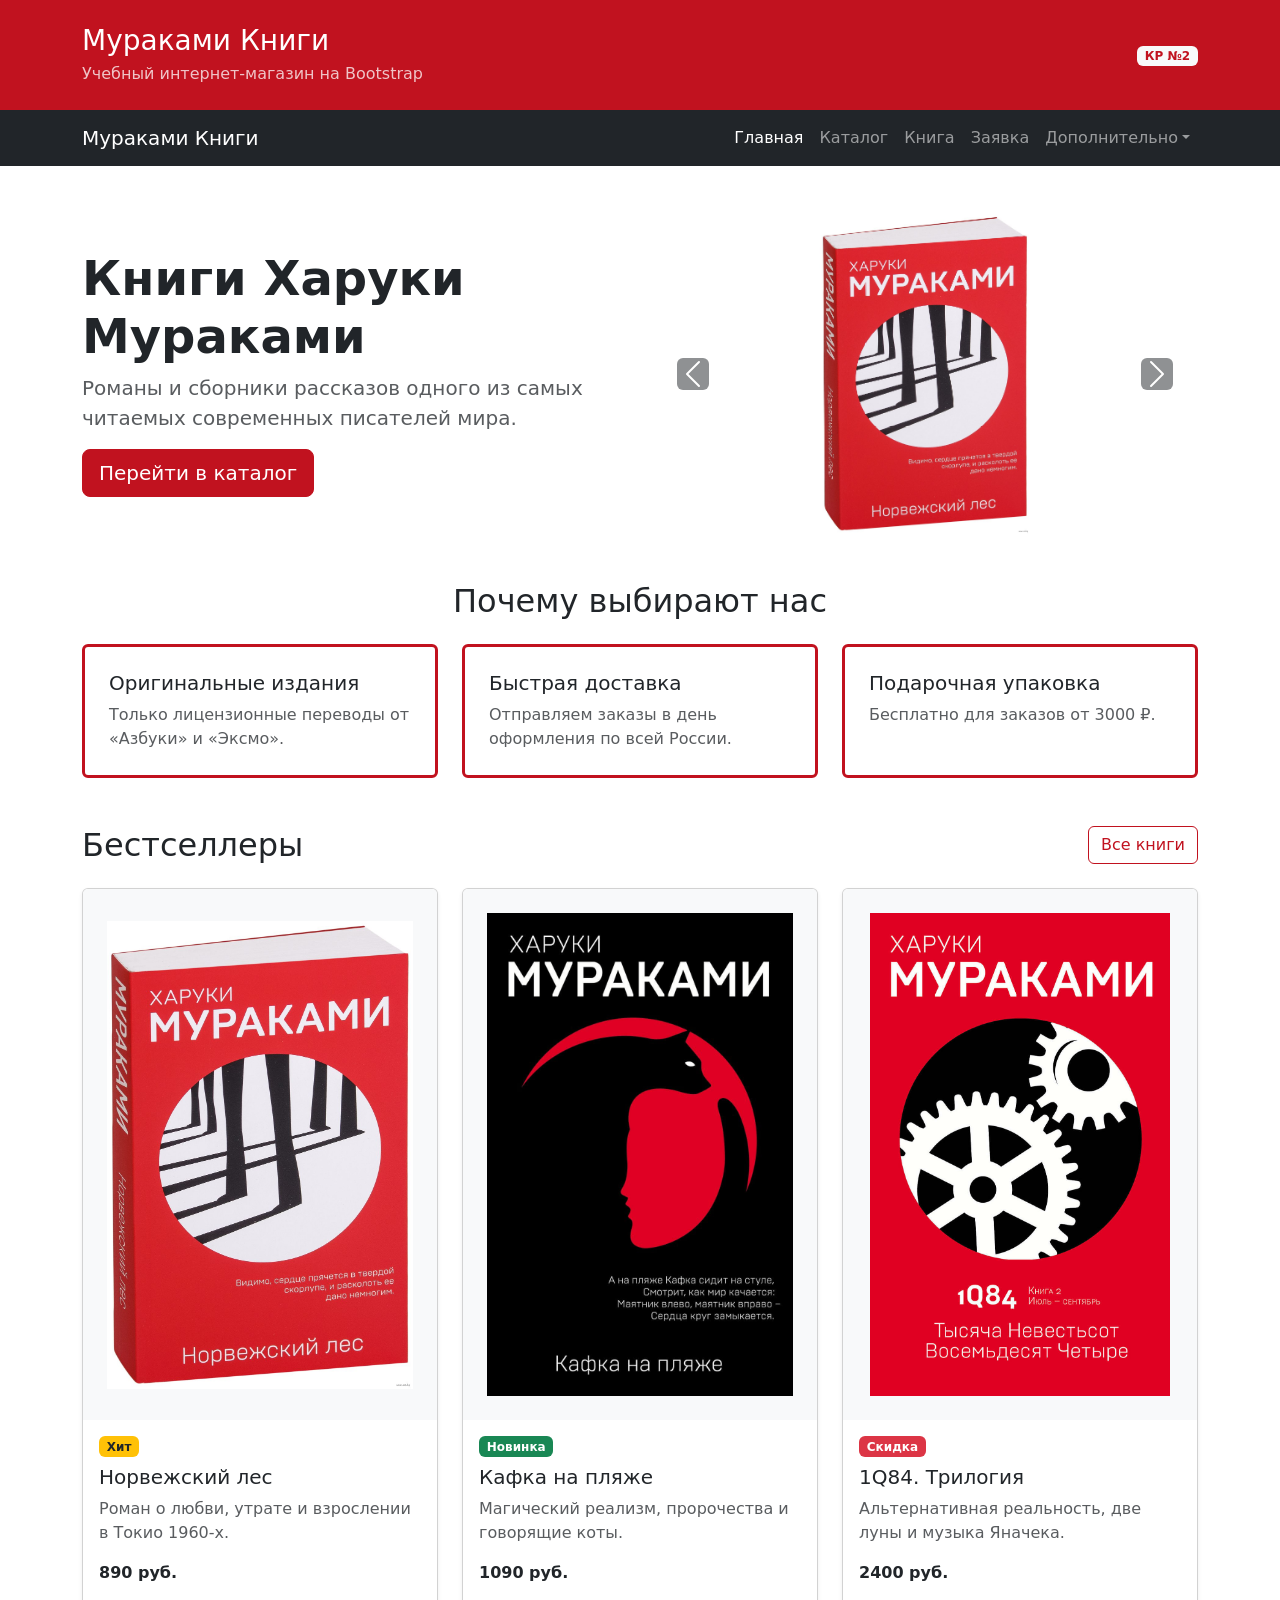
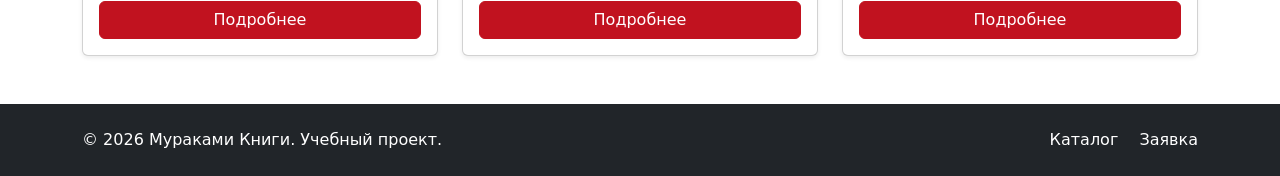
<file: index.html>
<!DOCTYPE html>
<html lang="ru">
<head>
  <meta charset="UTF-8">
  <meta name="viewport" content="width=device-width, initial-scale=1.0">
  <title>Главная — Мураками Книги</title>
  <link href="https://cdn.jsdelivr.net/npm/bootstrap@5.3.8/dist/css/bootstrap.min.css" rel="stylesheet">
  <link rel="stylesheet" href="css/custom.css">
</head>
<body>

  <header class="bg-primary text-white py-4">
    <div class="container">
      <div class="row align-items-center">
        <div class="col-12 col-md-8">
          <h1 class="h3 mb-1">Мураками Книги</h1>
          <p class="mb-0 opacity-75">Учебный интернет-магазин на Bootstrap</p>
        </div>
        <div class="col-12 col-md-4 text-md-end mt-3 mt-md-0">
          <span class="badge bg-light text-primary">КР №2</span>
        </div>
      </div>
    </div>
  </header>

  <nav class="navbar navbar-expand-lg navbar-dark bg-dark">
    <div class="container">
      <a class="navbar-brand" href="index.html">Мураками Книги</a>
      <button class="navbar-toggler" type="button" data-bs-toggle="collapse" data-bs-target="#mainNavbar"
        aria-controls="mainNavbar" aria-expanded="false" aria-label="Переключить навигацию">
        <span class="navbar-toggler-icon"></span>
      </button>
      <div class="collapse navbar-collapse" id="mainNavbar">
        <ul class="navbar-nav ms-auto">
          <li class="nav-item"><a class="nav-link active" aria-current="page" href="index.html">Главная</a></li>
          <li class="nav-item"><a class="nav-link" href="catalog.html">Каталог</a></li>
          <li class="nav-item"><a class="nav-link" href="product.html">Книга</a></li>
          <li class="nav-item"><a class="nav-link" href="order.html">Заявка</a></li>
          <li class="nav-item dropdown">
            <a class="nav-link dropdown-toggle" href="#" role="button" data-bs-toggle="dropdown" aria-expanded="false">Дополнительно</a>
            <ul class="dropdown-menu">
              <li><a class="dropdown-item" href="catalog.html">Все книги</a></li>
              <li><a class="dropdown-item" href="order.html">Оформить заявку</a></li>
              <li><a class="dropdown-item" href="index.html#popular">Популярное</a></li>
            </ul>
          </li>
        </ul>
      </div>
    </div>
  </nav>

  <main>
    <section class="container my-5">
      <div class="row align-items-center g-4">
        <div class="col-12 col-lg-6">
          <h2 class="display-5 fw-bold">Книги Харуки Мураками</h2>
          <p class="lead text-muted">
            Романы и сборники рассказов одного из самых читаемых современных писателей мира.
          </p>
          <a class="btn btn-primary btn-lg" href="catalog.html">Перейти в каталог</a>
        </div>

        <div class="col-12 col-lg-6">
          <div id="heroCarousel" class="carousel slide" data-bs-ride="carousel">
            <div class="carousel-inner">
              <div class="carousel-item active">
                <img src="images/norwegian-wood.jpg" class="d-block mx-auto hero-img" alt="Обложка книги «Норвежский лес»">
              </div>
              <div class="carousel-item">
                <img src="images/kafka.jpeg" class="d-block mx-auto hero-img" alt="Обложка книги «Кафка на пляже»">
              </div>
              <div class="carousel-item">
                <img src="images/1q84.jpg" class="d-block mx-auto hero-img" alt="Обложка книги «1Q84»">
              </div>
            </div>
            <button class="carousel-control-prev" type="button" data-bs-target="#heroCarousel" data-bs-slide="prev">
              <span class="carousel-control-prev-icon bg-dark rounded" aria-hidden="true"></span>
              <span class="visually-hidden">Назад</span>
            </button>
            <button class="carousel-control-next" type="button" data-bs-target="#heroCarousel" data-bs-slide="next">
              <span class="carousel-control-next-icon bg-dark rounded" aria-hidden="true"></span>
              <span class="visually-hidden">Вперёд</span>
            </button>
          </div>
        </div>
      </div>
    </section>

    <section class="container my-5">
      <h2 class="text-center mb-4">Почему выбирают нас</h2>
      <div class="row g-4">
        <div class="col-12 col-md-4">
          <div class="p-4 rounded h-100 why-card">
            <h3 class="h5">Оригинальные издания</h3>
            <p class="mb-0 text-muted">Только лицензионные переводы от «Азбуки» и «Эксмо».</p>
          </div>
        </div>

        <div class="col-12 col-md-4">
          <div class="p-4 rounded h-100 why-card">
            <h3 class="h5">Быстрая доставка</h3>
            <p class="mb-0 text-muted">Отправляем заказы в день оформления по всей России.</p>
          </div>
        </div>

        <div class="col-12 col-md-4">
          <div class="p-4 rounded h-100 why-card">
            <h3 class="h5">Подарочная упаковка</h3>
            <p class="mb-0 text-muted">Бесплатно для заказов от 3000 ₽.</p>
          </div>
        </div>
      </div>
    </section>

    <section class="container my-5" id="popular">
      <div class="d-flex justify-content-between align-items-center mb-4">
        <h2 class="mb-0">Бестселлеры</h2>
        <a class="btn btn-outline-primary" href="catalog.html">Все книги</a>
      </div>

      <div class="row g-4">
        <div class="col-12 col-md-6 col-lg-4">
          <div class="card h-100 shadow-sm">
            <img src="images/norwegian-wood.jpg" class="card-img-top" alt="Обложка книги «Норвежский лес»">
            <div class="card-body d-flex flex-column">
              <span class="badge bg-warning text-dark align-self-start mb-2">Хит</span>
              <h3 class="h5">Норвежский лес</h3>
              <p class="text-muted">Роман о любви, утрате и взрослении в Токио 1960-х.</p>
              <p class="fw-bold mt-auto">890 руб.</p>
              <a class="btn btn-primary" href="product.html">Подробнее</a>
            </div>
          </div>
        </div>

        <div class="col-12 col-md-6 col-lg-4">
          <div class="card h-100 shadow-sm">
            <img src="images/kafka.jpeg" class="card-img-top" alt="Обложка книги «Кафка на пляже»">
            <div class="card-body d-flex flex-column">
              <span class="badge bg-success align-self-start mb-2">Новинка</span>
              <h3 class="h5">Кафка на пляже</h3>
              <p class="text-muted">Магический реализм, пророчества и говорящие коты.</p>
              <p class="fw-bold mt-auto">1090 руб.</p>
              <a class="btn btn-primary" href="product.html">Подробнее</a>
            </div>
          </div>
        </div>

        <div class="col-12 col-md-6 col-lg-4">
          <div class="card h-100 shadow-sm">
            <img src="images/1q84.jpg" class="card-img-top" alt="Обложка книги «1Q84»">
            <div class="card-body d-flex flex-column">
              <span class="badge bg-danger align-self-start mb-2">Скидка</span>
              <h3 class="h5">1Q84. Трилогия</h3>
              <p class="text-muted">Альтернативная реальность, две луны и музыка Яначека.</p>
              <p class="fw-bold mt-auto">2400 руб.</p>
              <a class="btn btn-primary" href="product.html">Подробнее</a>
            </div>
          </div>
        </div>
      </div>
    </section>
  </main>

  <footer class="bg-dark text-white py-4 mt-5">
    <div class="container">
      <div class="row align-items-center g-3">
        <div class="col-12 col-md-6">
          <p class="mb-0">&copy; 2026 Мураками Книги. Учебный проект.</p>
        </div>
        <div class="col-12 col-md-6 text-md-end">
          <a class="text-white text-decoration-none me-3" href="catalog.html">Каталог</a>
          <a class="text-white text-decoration-none" href="order.html">Заявка</a>
        </div>
      </div>
    </div>
  </footer>

  <script src="https://cdn.jsdelivr.net/npm/bootstrap@5.3.8/dist/js/bootstrap.bundle.min.js"></script>
</body>
</html>
</file>
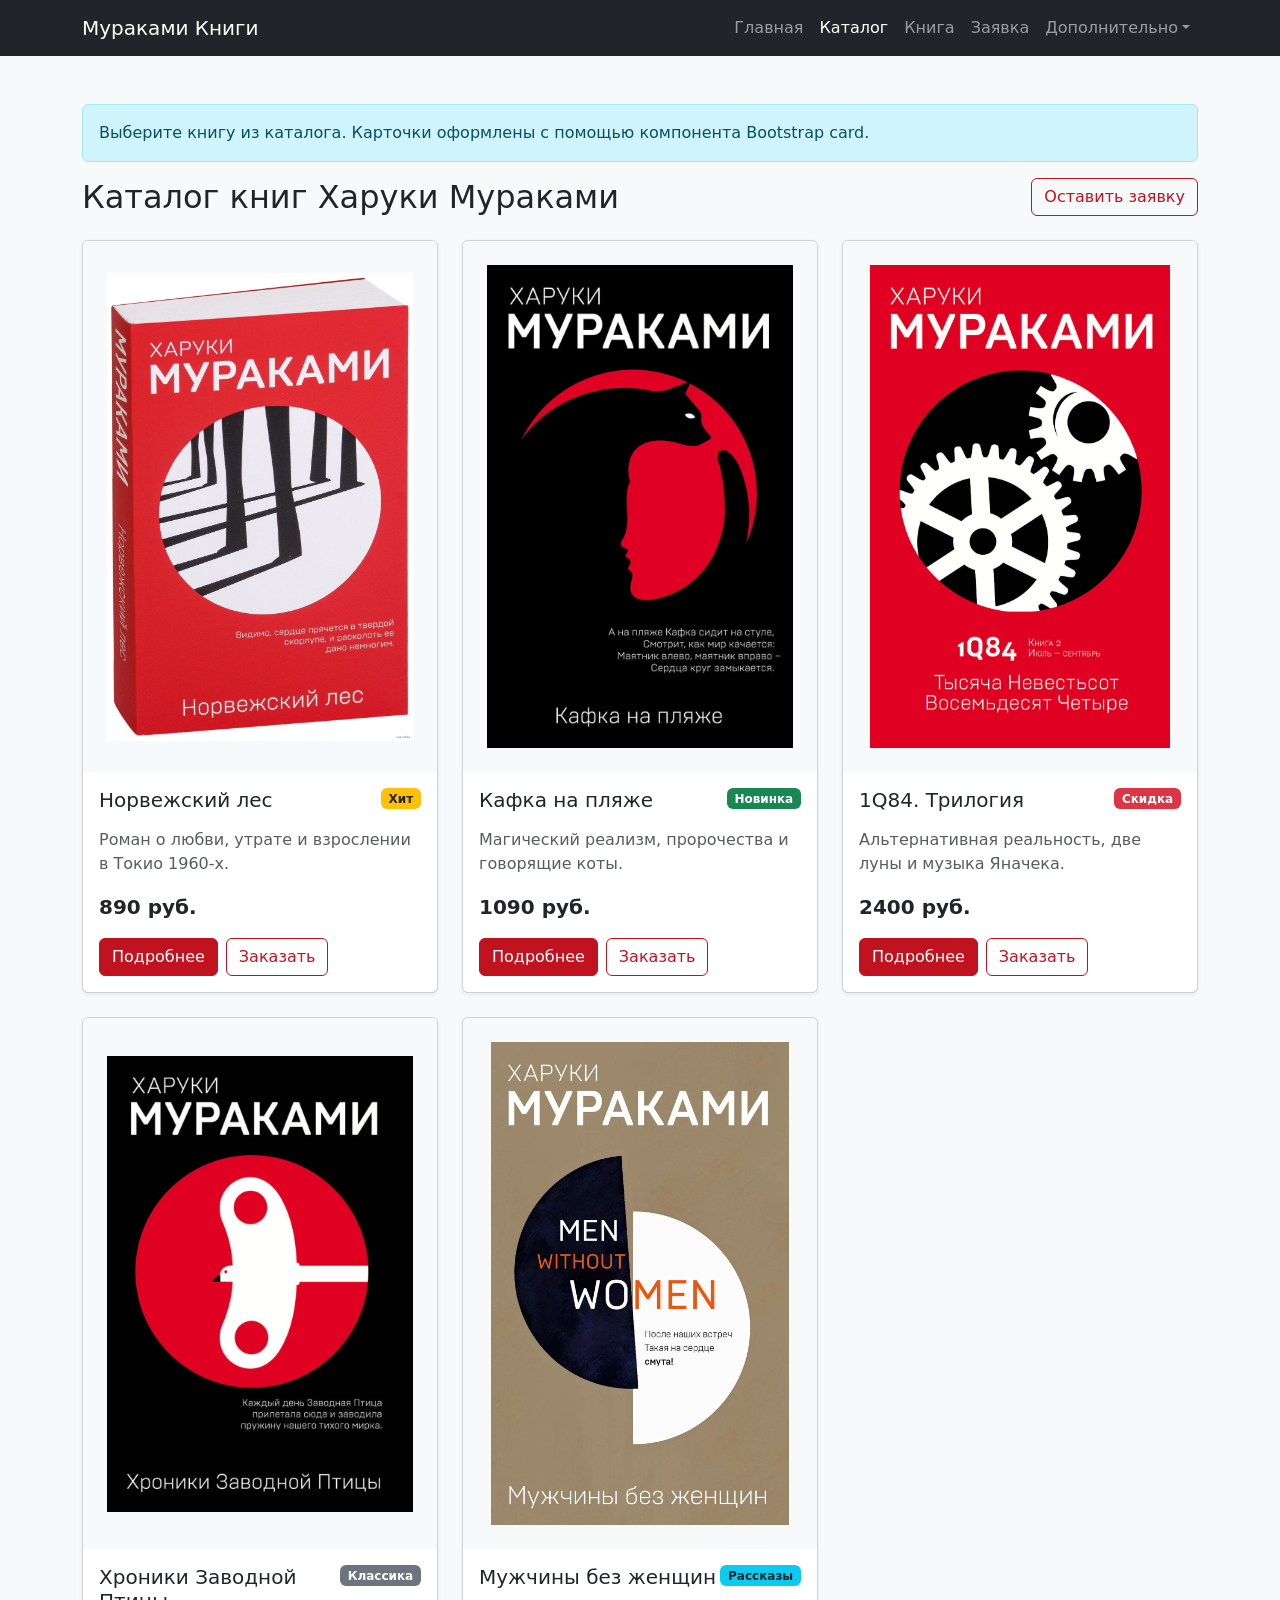
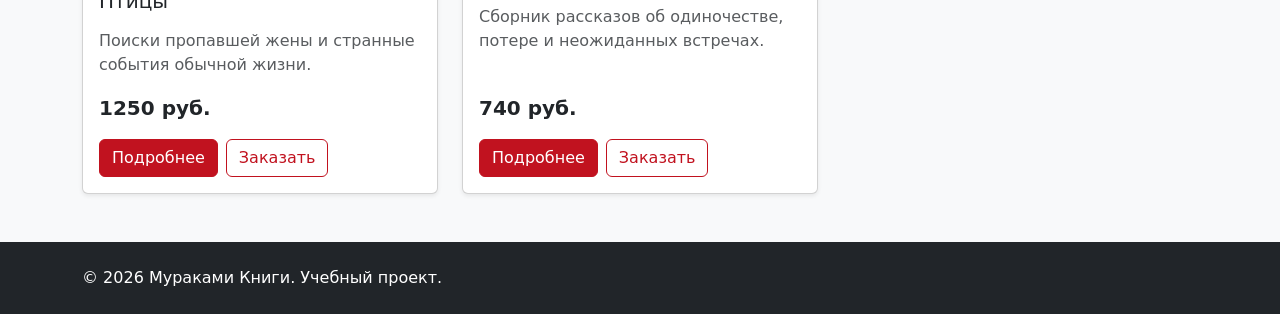
<file: catalog.html>
<!DOCTYPE html>
<html lang="ru">
<head>
  <meta charset="UTF-8">
  <meta name="viewport" content="width=device-width, initial-scale=1.0">
  <title>Каталог — Мураками Книги</title>
  <link href="https://cdn.jsdelivr.net/npm/bootstrap@5.3.8/dist/css/bootstrap.min.css" rel="stylesheet">
  <link rel="stylesheet" href="css/custom.css">
</head>
<body class="bg-light">

  <nav class="navbar navbar-expand-lg navbar-dark bg-dark">
    <div class="container">
      <a class="navbar-brand" href="index.html">Мураками Книги</a>
      <button class="navbar-toggler" type="button" data-bs-toggle="collapse" data-bs-target="#mainNavbar"
        aria-controls="mainNavbar" aria-expanded="false" aria-label="Переключить навигацию">
        <span class="navbar-toggler-icon"></span>
      </button>
      <div class="collapse navbar-collapse" id="mainNavbar">
        <ul class="navbar-nav ms-auto">
          <li class="nav-item"><a class="nav-link" href="index.html">Главная</a></li>
          <li class="nav-item"><a class="nav-link active" aria-current="page" href="catalog.html">Каталог</a></li>
          <li class="nav-item"><a class="nav-link" href="product.html">Книга</a></li>
          <li class="nav-item"><a class="nav-link" href="order.html">Заявка</a></li>
          <li class="nav-item dropdown">
            <a class="nav-link dropdown-toggle" href="#" role="button" data-bs-toggle="dropdown" aria-expanded="false">Дополнительно</a>
            <ul class="dropdown-menu">
              <li><a class="dropdown-item" href="catalog.html">Все книги</a></li>
              <li><a class="dropdown-item" href="order.html">Оформить заявку</a></li>
              <li><a class="dropdown-item" href="index.html#popular">Популярное</a></li>
            </ul>
          </li>
        </ul>
      </div>
    </div>
  </nav>

  <main class="container my-5">
    <div class="alert alert-info" role="alert">
      Выберите книгу из каталога. Карточки оформлены с помощью компонента Bootstrap card.
    </div>

    <div class="d-flex justify-content-between align-items-center mb-4">
      <h1 class="h2 mb-0">Каталог книг Харуки Мураками</h1>
      <a class="btn btn-outline-primary" href="order.html">Оставить заявку</a>
    </div>

    <div class="row g-4">

      <div class="col-12 col-md-6 col-lg-4">
        <div class="card h-100 shadow-sm">
          <img src="images/norwegian-wood.jpg" class="card-img-top" alt="Обложка книги «Норвежский лес»">
          <div class="card-body d-flex flex-column">
            <div class="d-flex justify-content-between align-items-start mb-2">
              <h2 class="card-title h5">Норвежский лес</h2>
              <span class="badge bg-warning text-dark">Хит</span>
            </div>
            <p class="card-text text-muted">Роман о любви, утрате и взрослении в Токио 1960-х.</p>
            <p class="fw-bold fs-5 mt-auto">890 руб.</p>
            <div class="d-flex gap-2">
              <a class="btn btn-primary" href="product.html">Подробнее</a>
              <button class="btn btn-outline-primary" type="button" data-bs-toggle="modal" data-bs-target="#orderModal">Заказать</button>
            </div>
          </div>
        </div>
      </div>

      <div class="col-12 col-md-6 col-lg-4">
        <div class="card h-100 shadow-sm">
          <img src="images/kafka.jpeg" class="card-img-top" alt="Обложка книги «Кафка на пляже»">
          <div class="card-body d-flex flex-column">
            <div class="d-flex justify-content-between align-items-start mb-2">
              <h2 class="card-title h5">Кафка на пляже</h2>
              <span class="badge bg-success">Новинка</span>
            </div>
            <p class="card-text text-muted">Магический реализм, пророчества и говорящие коты.</p>
            <p class="fw-bold fs-5 mt-auto">1090 руб.</p>
            <div class="d-flex gap-2">
              <a class="btn btn-primary" href="product.html">Подробнее</a>
              <button class="btn btn-outline-primary" type="button" data-bs-toggle="modal" data-bs-target="#orderModal">Заказать</button>
            </div>
          </div>
        </div>
      </div>

      <div class="col-12 col-md-6 col-lg-4">
        <div class="card h-100 shadow-sm">
          <img src="images/1q84.jpg" class="card-img-top" alt="Обложка книги «1Q84»">
          <div class="card-body d-flex flex-column">
            <div class="d-flex justify-content-between align-items-start mb-2">
              <h2 class="card-title h5">1Q84. Трилогия</h2>
              <span class="badge bg-danger">Скидка</span>
            </div>
            <p class="card-text text-muted">Альтернативная реальность, две луны и музыка Яначека.</p>
            <p class="fw-bold fs-5 mt-auto">2400 руб.</p>
            <div class="d-flex gap-2">
              <a class="btn btn-primary" href="product.html">Подробнее</a>
              <button class="btn btn-outline-primary" type="button" data-bs-toggle="modal" data-bs-target="#orderModal">Заказать</button>
            </div>
          </div>
        </div>
      </div>

      <div class="col-12 col-md-6 col-lg-4">
        <div class="card h-100 shadow-sm">
          <img src="images/windup.jpg" class="card-img-top" alt="Обложка книги «Хроники Заводной Птицы»">
          <div class="card-body d-flex flex-column">
            <div class="d-flex justify-content-between align-items-start mb-2">
              <h2 class="card-title h5">Хроники Заводной Птицы</h2>
              <span class="badge bg-secondary">Классика</span>
            </div>
            <p class="card-text text-muted">Поиски пропавшей жены и странные события обычной жизни.</p>
            <p class="fw-bold fs-5 mt-auto">1250 руб.</p>
            <div class="d-flex gap-2">
              <a class="btn btn-primary" href="product.html">Подробнее</a>
              <button class="btn btn-outline-primary" type="button" data-bs-toggle="modal" data-bs-target="#orderModal">Заказать</button>
            </div>
          </div>
        </div>
      </div>

      <div class="col-12 col-md-6 col-lg-4">
        <div class="card h-100 shadow-sm">
          <img src="images/men.jpg" class="card-img-top" alt="Обложка книги «Мужчины без женщин»">
          <div class="card-body d-flex flex-column">
            <div class="d-flex justify-content-between align-items-start mb-2">
              <h2 class="card-title h5">Мужчины без женщин</h2>
              <span class="badge bg-info text-dark">Рассказы</span>
            </div>
            <p class="card-text text-muted">Сборник рассказов об одиночестве, потере и неожиданных встречах.</p>
            <p class="fw-bold fs-5 mt-auto">740 руб.</p>
            <div class="d-flex gap-2">
              <a class="btn btn-primary" href="product.html">Подробнее</a>
              <button class="btn btn-outline-primary" type="button" data-bs-toggle="modal" data-bs-target="#orderModal">Заказать</button>
            </div>
          </div>
        </div>
      </div>

    </div>
  </main>

  <footer class="bg-dark text-white py-4 mt-5">
    <div class="container">
      <p class="mb-0">&copy; 2026 Мураками Книги. Учебный проект.</p>
    </div>
  </footer>

  <div class="modal fade" id="orderModal" tabindex="-1" aria-labelledby="orderModalLabel" aria-hidden="true">
    <div class="modal-dialog">
      <div class="modal-content">
        <div class="modal-header">
          <h2 class="modal-title h5" id="orderModalLabel">Быстрая заявка</h2>
          <button type="button" class="btn-close" data-bs-dismiss="modal" aria-label="Закрыть"></button>
        </div>
        <div class="modal-body">
          <p class="text-muted">Оставьте контактные данные, и менеджер свяжется с вами.</p>
          <form>
            <div class="mb-3">
              <label for="modal-name" class="form-label">Имя</label>
              <input id="modal-name" name="name" type="text" class="form-control" required>
            </div>
            <div class="mb-3">
              <label for="modal-phone" class="form-label">Телефон</label>
              <input id="modal-phone" name="phone" type="tel" class="form-control" required>
            </div>
            <div class="form-check mb-3">
              <input id="modal-agree" name="agree" class="form-check-input" type="checkbox" required>
              <label class="form-check-label" for="modal-agree">Согласен на обработку данных</label>
            </div>
          </form>
        </div>
        <div class="modal-footer">
          <button type="button" class="btn btn-secondary" data-bs-dismiss="modal">Закрыть</button>
          <button type="button" class="btn btn-primary">Отправить</button>
        </div>
      </div>
    </div>
  </div>

  <script src="https://cdn.jsdelivr.net/npm/bootstrap@5.3.8/dist/js/bootstrap.bundle.min.js"></script>
</body>
</html>
</file>
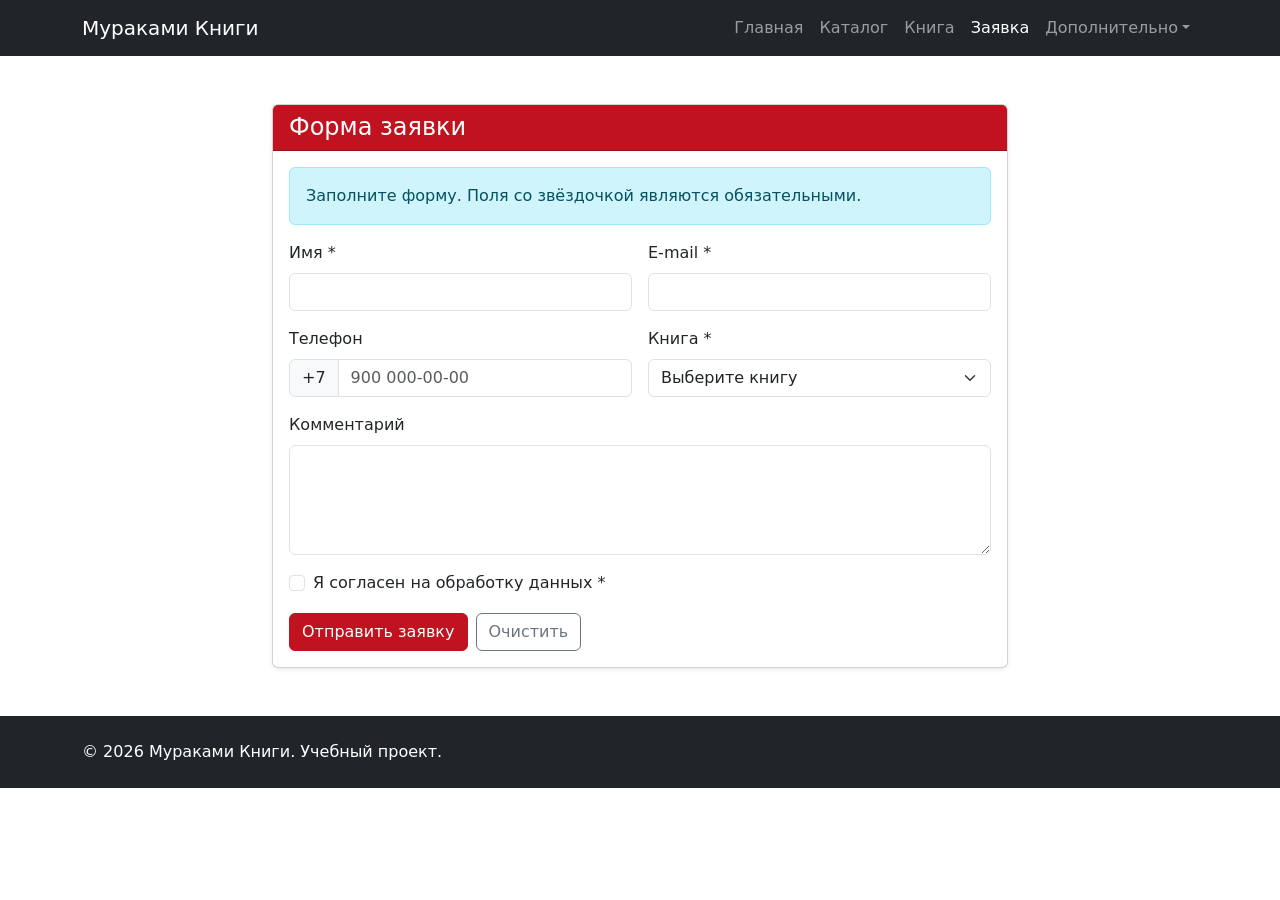
<file: order.html>
<!DOCTYPE html>
<html lang="ru">
<head>
  <meta charset="UTF-8">
  <meta name="viewport" content="width=device-width, initial-scale=1.0">
  <title>Заявка — Мураками Книги</title>
  <link href="https://cdn.jsdelivr.net/npm/bootstrap@5.3.8/dist/css/bootstrap.min.css" rel="stylesheet">
  <link rel="stylesheet" href="css/custom.css">
</head>
<body>

  <nav class="navbar navbar-expand-lg navbar-dark bg-dark">
    <div class="container">
      <a class="navbar-brand" href="index.html">Мураками Книги</a>
      <button class="navbar-toggler" type="button" data-bs-toggle="collapse" data-bs-target="#mainNavbar"
        aria-controls="mainNavbar" aria-expanded="false" aria-label="Переключить навигацию">
        <span class="navbar-toggler-icon"></span>
      </button>
      <div class="collapse navbar-collapse" id="mainNavbar">
        <ul class="navbar-nav ms-auto">
          <li class="nav-item"><a class="nav-link" href="index.html">Главная</a></li>
          <li class="nav-item"><a class="nav-link" href="catalog.html">Каталог</a></li>
          <li class="nav-item"><a class="nav-link" href="product.html">Книга</a></li>
          <li class="nav-item"><a class="nav-link active" aria-current="page" href="order.html">Заявка</a></li>
          <li class="nav-item dropdown">
            <a class="nav-link dropdown-toggle" href="#" role="button" data-bs-toggle="dropdown" aria-expanded="false">Дополнительно</a>
            <ul class="dropdown-menu">
              <li><a class="dropdown-item" href="catalog.html">Все книги</a></li>
              <li><a class="dropdown-item" href="order.html">Оформить заявку</a></li>
              <li><a class="dropdown-item" href="index.html#popular">Популярное</a></li>
            </ul>
          </li>
        </ul>
      </div>
    </div>
  </nav>

  <main class="container my-5">
    <div class="row justify-content-center">
      <div class="col-12 col-lg-8">
        <div class="card shadow-sm">
          <div class="card-header bg-primary text-white">
            <h1 class="h4 mb-0">Форма заявки</h1>
          </div>

          <div class="card-body">
            <div class="alert alert-info" role="alert">
              Заполните форму. Поля со звёздочкой являются обязательными.
            </div>

            <form>
              <div class="row g-3">
                <div class="col-12 col-md-6">
                  <label for="order-name" class="form-label">Имя *</label>
                  <input id="order-name" name="name" type="text" class="form-control" required>
                </div>

                <div class="col-12 col-md-6">
                  <label for="order-email" class="form-label">E-mail *</label>
                  <input id="order-email" name="email" type="email" class="form-control" required>
                </div>

                <div class="col-12 col-md-6">
                  <label for="order-phone" class="form-label">Телефон</label>
                  <div class="input-group">
                    <span class="input-group-text">+7</span>
                    <input id="order-phone" name="phone" type="tel" class="form-control" placeholder="900 000-00-00">
                  </div>
                </div>

                <div class="col-12 col-md-6">
                  <label for="order-product" class="form-label">Книга *</label>
                  <select id="order-product" name="product" class="form-select" required>
                    <option value="" selected disabled>Выберите книгу</option>
                    <option value="norwegian-wood">Норвежский лес</option>
                    <option value="kafka">Кафка на пляже</option>
                    <option value="1q84">1Q84. Трилогия</option>
                    <option value="windup">Хроники Заводной Птицы</option>
                    <option value="men">Мужчины без женщин</option>
                  </select>
                </div>

                <div class="col-12">
                  <label for="order-comment" class="form-label">Комментарий</label>
                  <textarea id="order-comment" name="comment" class="form-control" rows="4"></textarea>
                </div>

                <div class="col-12">
                  <div class="form-check">
                    <input id="order-agree" name="agree" class="form-check-input" type="checkbox" required>
                    <label class="form-check-label" for="order-agree">Я согласен на обработку данных *</label>
                  </div>
                </div>

                <div class="col-12 d-flex gap-2">
                  <button class="btn btn-primary" type="submit">Отправить заявку</button>
                  <button class="btn btn-outline-secondary" type="reset">Очистить</button>
                </div>
              </div>
            </form>
          </div>
        </div>
      </div>
    </div>
  </main>

  <footer class="bg-dark text-white py-4 mt-5">
    <div class="container">
      <p class="mb-0">&copy; 2026 Мураками Книги. Учебный проект.</p>
    </div>
  </footer>

  <script src="https://cdn.jsdelivr.net/npm/bootstrap@5.3.8/dist/js/bootstrap.bundle.min.js"></script>
</body>
</html>
</file>
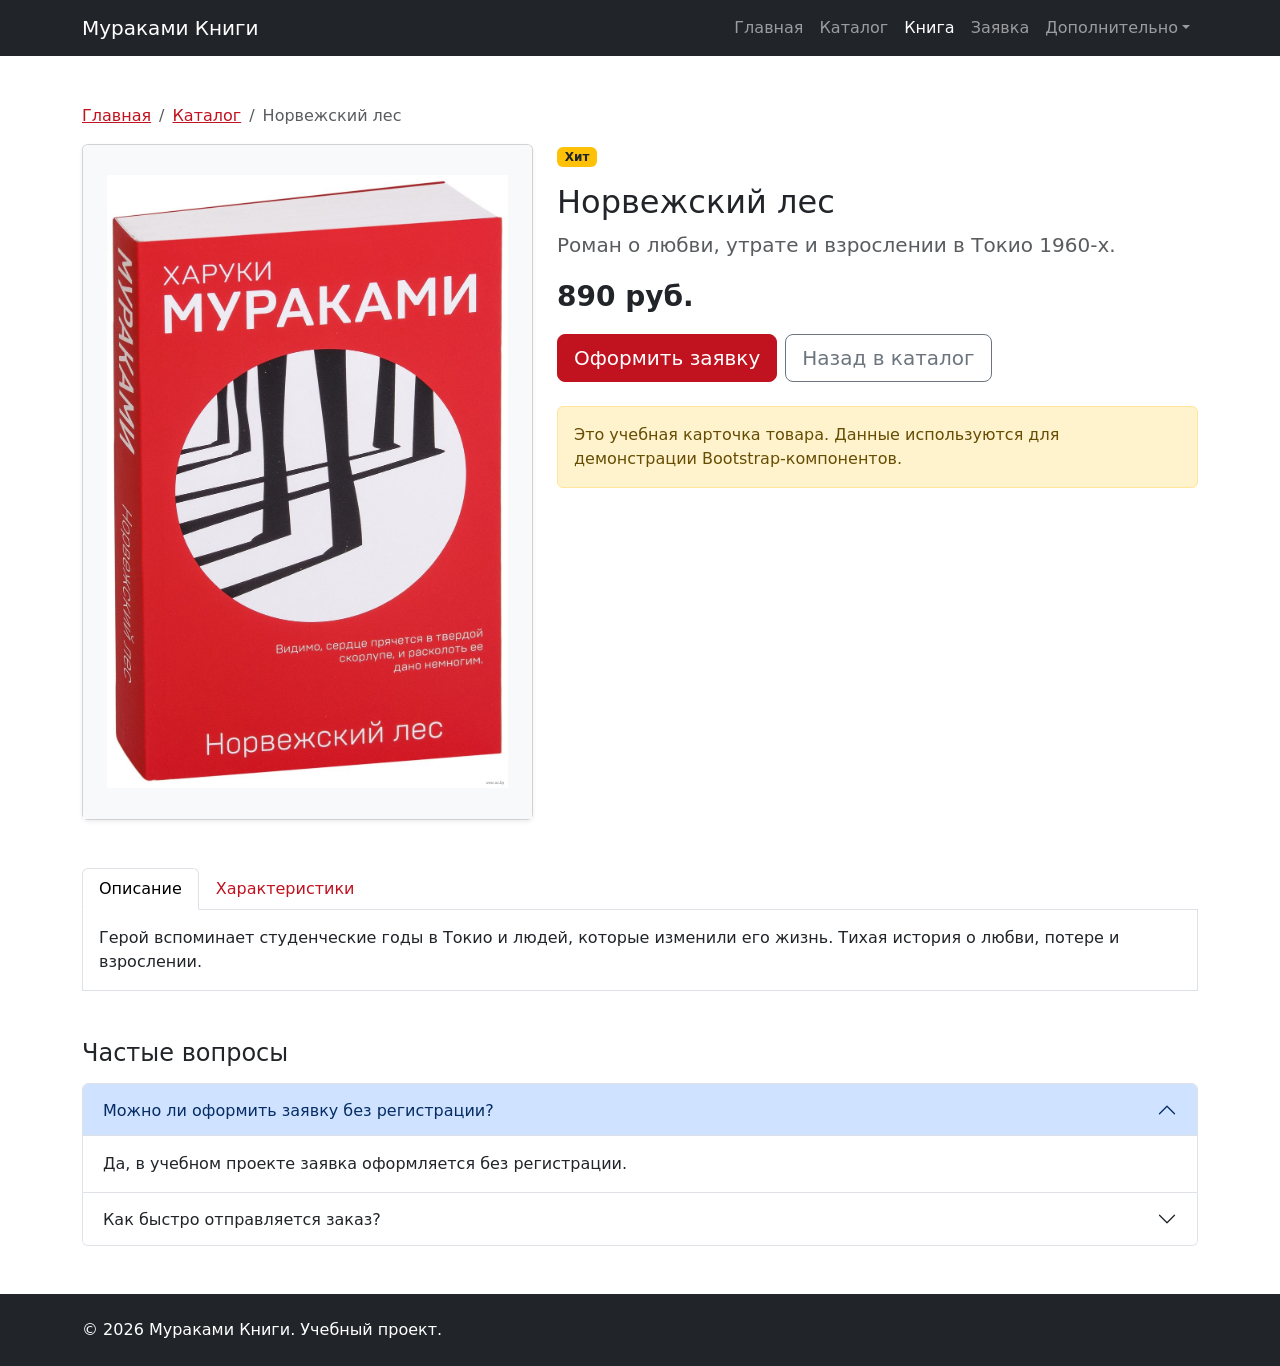
<file: product.html>
<!DOCTYPE html>
<html lang="ru">
<head>
  <meta charset="UTF-8">
  <meta name="viewport" content="width=device-width, initial-scale=1.0">
  <title>Норвежский лес — Мураками Книги</title>
  <link href="https://cdn.jsdelivr.net/npm/bootstrap@5.3.8/dist/css/bootstrap.min.css" rel="stylesheet">
  <link rel="stylesheet" href="css/custom.css">
</head>
<body>

  <nav class="navbar navbar-expand-lg navbar-dark bg-dark">
    <div class="container">
      <a class="navbar-brand" href="index.html">Мураками Книги</a>
      <button class="navbar-toggler" type="button" data-bs-toggle="collapse" data-bs-target="#mainNavbar"
        aria-controls="mainNavbar" aria-expanded="false" aria-label="Переключить навигацию">
        <span class="navbar-toggler-icon"></span>
      </button>
      <div class="collapse navbar-collapse" id="mainNavbar">
        <ul class="navbar-nav ms-auto">
          <li class="nav-item"><a class="nav-link" href="index.html">Главная</a></li>
          <li class="nav-item"><a class="nav-link" href="catalog.html">Каталог</a></li>
          <li class="nav-item"><a class="nav-link active" aria-current="page" href="product.html">Книга</a></li>
          <li class="nav-item"><a class="nav-link" href="order.html">Заявка</a></li>
          <li class="nav-item dropdown">
            <a class="nav-link dropdown-toggle" href="#" role="button" data-bs-toggle="dropdown" aria-expanded="false">Дополнительно</a>
            <ul class="dropdown-menu">
              <li><a class="dropdown-item" href="catalog.html">Все книги</a></li>
              <li><a class="dropdown-item" href="order.html">Оформить заявку</a></li>
              <li><a class="dropdown-item" href="index.html#popular">Популярное</a></li>
            </ul>
          </li>
        </ul>
      </div>
    </div>
  </nav>

  <main class="container my-5">
    <nav aria-label="breadcrumb">
      <ol class="breadcrumb">
        <li class="breadcrumb-item"><a href="index.html">Главная</a></li>
        <li class="breadcrumb-item"><a href="catalog.html">Каталог</a></li>
        <li class="breadcrumb-item active" aria-current="page">Норвежский лес</li>
      </ol>
    </nav>

    <div class="row g-4">
      <div class="col-12 col-md-6 col-lg-5">
        <div class="card shadow-sm">
          <img src="images/norwegian-wood.jpg" class="card-img-top" alt="Обложка книги «Норвежский лес»">
        </div>
      </div>

      <div class="col-12 col-md-6 col-lg-7">
        <span class="badge bg-warning text-dark mb-3">Хит</span>
        <h1 class="h2">Норвежский лес</h1>
        <p class="lead text-muted">
          Роман о любви, утрате и взрослении в Токио 1960-х.
        </p>

        <p class="fs-3 fw-bold">890 руб.</p>

        <div class="d-flex flex-wrap gap-2 mb-4">
          <a class="btn btn-primary btn-lg" href="order.html">Оформить заявку</a>
          <a class="btn btn-outline-secondary btn-lg" href="catalog.html">Назад в каталог</a>
        </div>

        <div class="alert alert-warning" role="alert">
          Это учебная карточка товара. Данные используются для демонстрации Bootstrap-компонентов.
        </div>
      </div>
    </div>

    <section class="mt-5">
      <ul class="nav nav-tabs" role="tablist">
        <li class="nav-item" role="presentation">
          <button class="nav-link active" id="desc-tab" data-bs-toggle="tab" data-bs-target="#desc"
            type="button" role="tab" aria-controls="desc" aria-selected="true">Описание</button>
        </li>
        <li class="nav-item" role="presentation">
          <button class="nav-link" id="spec-tab" data-bs-toggle="tab" data-bs-target="#spec"
            type="button" role="tab" aria-controls="spec" aria-selected="false">Характеристики</button>
        </li>
      </ul>
      <div class="tab-content border border-top-0 bg-white p-3">
        <div class="tab-pane fade show active" id="desc" role="tabpanel" aria-labelledby="desc-tab">
          <p class="mb-0">
            Герой вспоминает студенческие годы в Токио и людей, которые изменили его жизнь.
            Тихая история о любви, потере и взрослении.
          </p>
        </div>
        <div class="tab-pane fade" id="spec" role="tabpanel" aria-labelledby="spec-tab">
          <div class="table-responsive">
            <table class="table table-striped table-bordered align-middle mb-0">
              <tbody>
                <tr><th scope="row">Автор</th><td>Харуки Мураками</td></tr>
                <tr><th scope="row">Жанр</th><td>Роман</td></tr>
                <tr><th scope="row">Год</th><td>1987</td></tr>
                <tr><th scope="row">Цена</th><td>890 руб.</td></tr>
                <tr><th scope="row">Наличие</th><td>В наличии</td></tr>
              </tbody>
            </table>
          </div>
        </div>
      </div>
    </section>

    <section class="mt-5">
      <h2 class="h4 mb-3">Частые вопросы</h2>

      <div class="accordion" id="faqAccordion">
        <div class="accordion-item">
          <h3 class="accordion-header">
            <button class="accordion-button" type="button" data-bs-toggle="collapse"
              data-bs-target="#faqOne" aria-expanded="true" aria-controls="faqOne">
              Можно ли оформить заявку без регистрации?
            </button>
          </h3>
          <div id="faqOne" class="accordion-collapse collapse show" data-bs-parent="#faqAccordion">
            <div class="accordion-body">Да, в учебном проекте заявка оформляется без регистрации.</div>
          </div>
        </div>

        <div class="accordion-item">
          <h3 class="accordion-header">
            <button class="accordion-button collapsed" type="button" data-bs-toggle="collapse"
              data-bs-target="#faqTwo" aria-expanded="false" aria-controls="faqTwo">
              Как быстро отправляется заказ?
            </button>
          </h3>
          <div id="faqTwo" class="accordion-collapse collapse" data-bs-parent="#faqAccordion">
            <div class="accordion-body">Заказы отправляются в день оформления по всей России.</div>
          </div>
        </div>
      </div>
    </section>
  </main>

  <footer class="bg-dark text-white py-4 mt-5">
    <div class="container">
      <p class="mb-0">&copy; 2026 Мураками Книги. Учебный проект.</p>
    </div>
  </footer>

  <script src="https://cdn.jsdelivr.net/npm/bootstrap@5.3.8/dist/js/bootstrap.bundle.min.js"></script>
</body>
</html>
</file>
<file: css/custom.css>
:root {
  --bs-primary: #c1121f;
  --bs-primary-rgb: 193, 18, 31;
  --bs-link-color: #c1121f;
  --bs-link-color-rgb: 193, 18, 31;
  --bs-link-hover-color: #9b0e19;
  --bs-link-hover-color-rgb: 155, 14, 25;
}

.btn-primary {
  --bs-btn-bg: #c1121f;
  --bs-btn-border-color: #c1121f;
  --bs-btn-hover-bg: #9b0e19;
  --bs-btn-hover-border-color: #9b0e19;
  --bs-btn-active-bg: #9b0e19;
  --bs-btn-active-border-color: #9b0e19;
}

.btn-outline-primary {
  --bs-btn-color: #c1121f;
  --bs-btn-border-color: #c1121f;
  --bs-btn-hover-bg: #c1121f;
  --bs-btn-hover-border-color: #c1121f;
  --bs-btn-active-bg: #c1121f;
  --bs-btn-active-border-color: #c1121f;
}

body {
  min-height: 100vh;
}

.card-img-top {
  aspect-ratio: 2 / 3;
  object-fit: contain;
  padding: 1.5rem;
  background-color: #f8f9fa;
}

.hero-img {
  height: 320px;
  max-width: 100%;
  object-fit: contain;
}

.card:hover {
  box-shadow: 0 0.5rem 1rem rgba(0, 0, 0, 0.15) !important;
}

:focus-visible {
  outline: 3px solid #f0ad4e;
  outline-offset: 2px;
}

.why-card {
  background-color: #fff;
  border: 3px solid #c1121f;
  transition: border-color 0.2s, transform 0.2s;
}

.why-card:hover {
  border-color: #000;
  transform: translateY(-4px);
}
</file>
